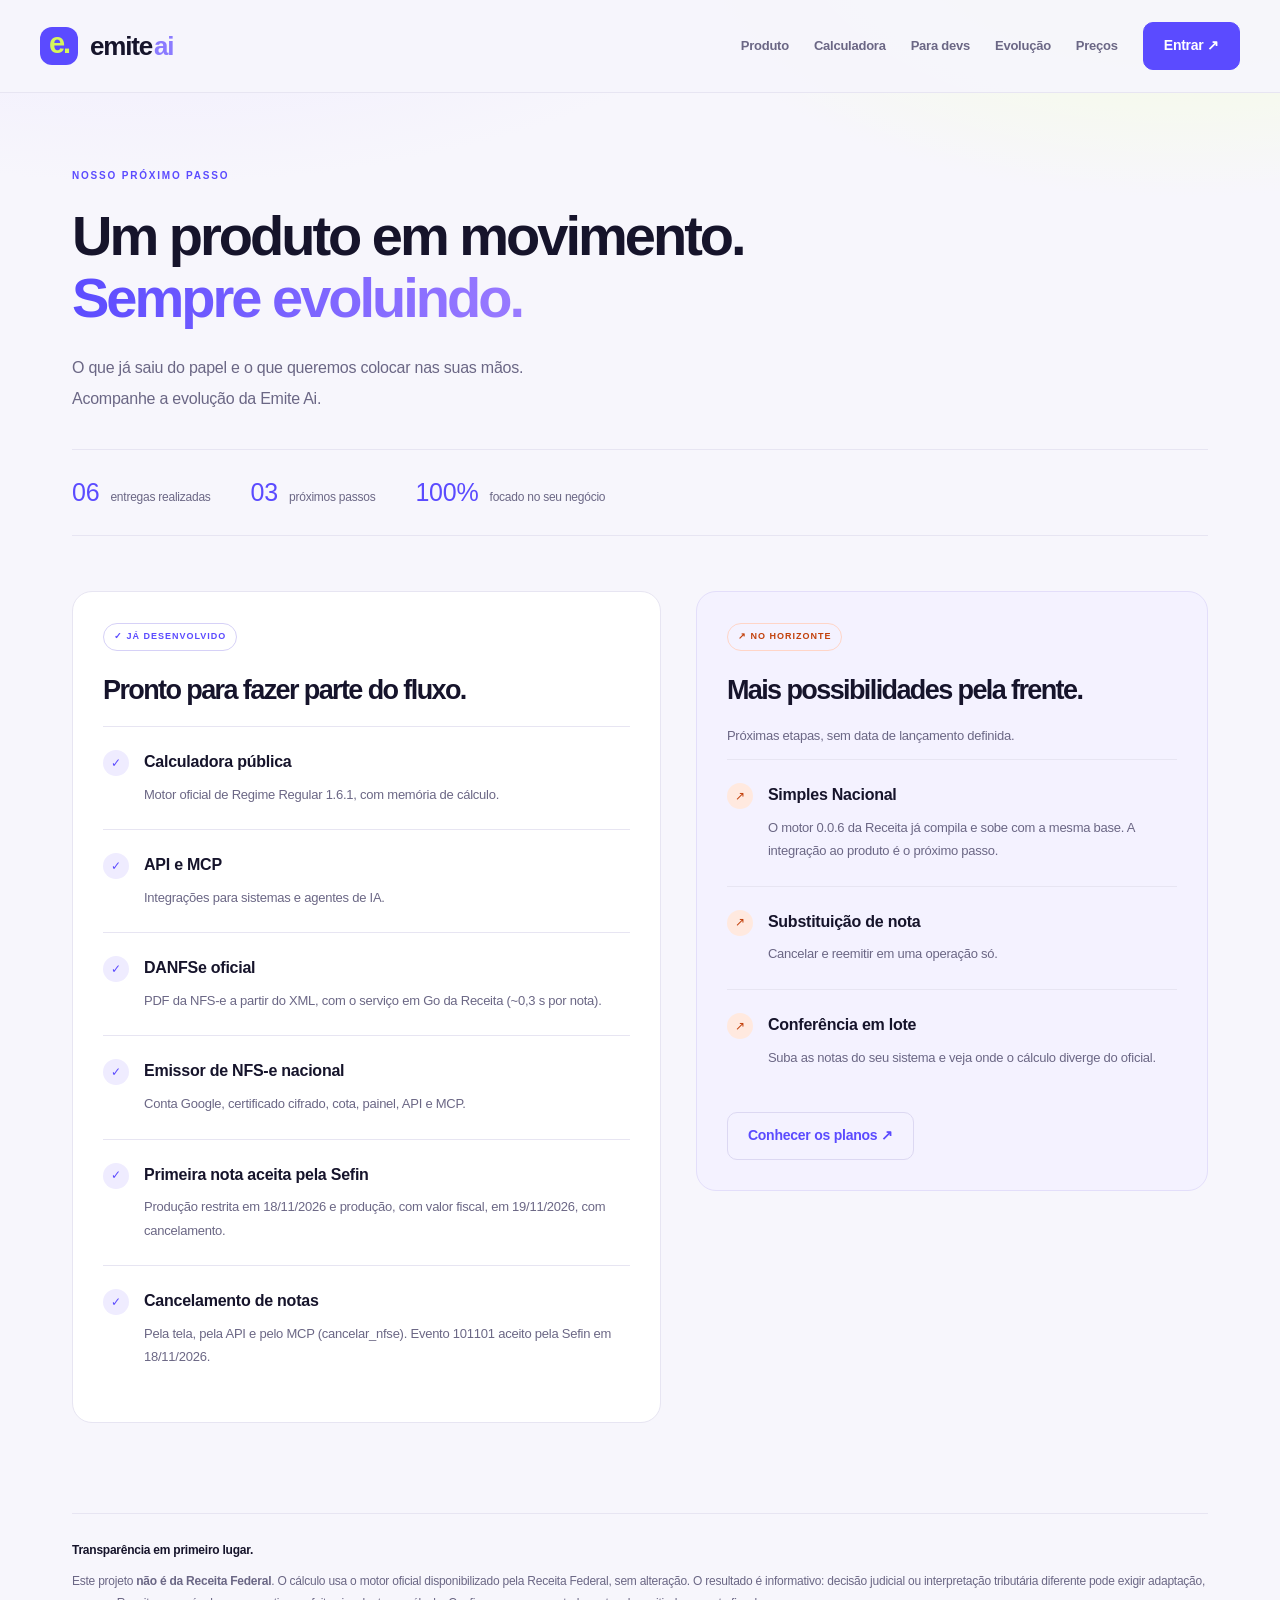
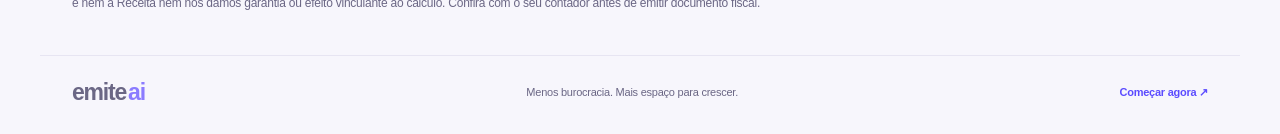
<file: web/roadmap.html>
<!doctype html>
<html lang="pt-BR">
  <head>
    <meta charset="utf-8" />
    <meta name="viewport" content="width=device-width, initial-scale=1" />
    <meta name="theme-color" content="#5b4bff" />
    <title>Evolução do produto · Emite Ai</title>
    <meta
      name="description"
      content="NFS-e nacional, calculadora de CBS e IBS, API e MCP. Acompanhe a evolução da Emite Ai."
    />
    <link rel="stylesheet" href="estilo.css" />
    <link rel="icon" href="icone.svg" type="image/svg+xml" />
  </head>
  <body>
    <a class="pular" href="#conteudo">Pular para o conteúdo</a>
    <header class="barra">
      <div class="caixa nav">
        <a class="marca" href="/" aria-label="Emite Ai, início"
          ><span class="marca-icone" aria-hidden="true">e.</span>emite<span
            class="marca-ai"
            >ai</span
          ></a
        >
        <nav class="nav-links" aria-label="Principal">
          <a href="/index.html#recursos">Produto</a
          ><a href="/calculadora.html">Calculadora</a
          ><a href="/index.html#mcp">Para devs</a
          ><a href="/roadmap.html">Evolução</a
          ><a href="/index.html#precos">Preços</a
          ><a class="botao" href="/entrar/google"
            >Entrar <span aria-hidden="true">↗</span></a
          >
        </nav>
      </div>
    </header>
    <main id="conteudo">
      <section class="caixa roadmap-hero">
        <p class="eyebrow">NOSSO PRÓXIMO PASSO</p>
        <h1>Um produto em movimento.<br /><em>Sempre evoluindo.</em></h1>
        <p>
          O que já saiu do papel e o que queremos colocar nas suas mãos.<br />Acompanhe
          a evolução da Emite Ai.
        </p>
        <div class="roadmap-count">
          <span><strong>06</strong> entregas realizadas</span
          ><span><strong>03</strong> próximos passos</span
          ><span><strong>100%</strong> focado no seu negócio</span>
        </div>
      </section>
      <section class="caixa roadmap-grid section">
        <div class="roadmap-column">
          <div class="roadmap-title">
            <span class="pill">✓ JÁ DESENVOLVIDO</span>
            <h2>Pronto para fazer parte do fluxo.</h2>
          </div>
          <article class="roadmap-item">
            <span class="roadmap-check" aria-hidden="true">✓</span>
            <div>
              <h3>Calculadora pública</h3>
              <p>
                Motor oficial de Regime Regular 1.6.1, com memória de cálculo.
              </p>
            </div>
          </article>
          <article class="roadmap-item">
            <span class="roadmap-check" aria-hidden="true">✓</span>
            <div>
              <h3>API e MCP</h3>
              <p>Integrações para sistemas e agentes de IA.</p>
            </div>
          </article>
          <article class="roadmap-item">
            <span class="roadmap-check" aria-hidden="true">✓</span>
            <div>
              <h3>DANFSe oficial</h3>
              <p>
                PDF da NFS-e a partir do XML, com o serviço em Go da Receita
                (~0,3 s por nota).
              </p>
            </div>
          </article>
          <article class="roadmap-item">
            <span class="roadmap-check" aria-hidden="true">✓</span>
            <div>
              <h3>Emissor de NFS-e nacional</h3>
              <p>Conta Google, certificado cifrado, cota, painel, API e MCP.</p>
            </div>
          </article>
          <article class="roadmap-item">
            <span class="roadmap-check" aria-hidden="true">✓</span>
            <div>
              <h3>Primeira nota aceita pela Sefin</h3>
              <p>
                Produção restrita em 18/11/2026 e produção, com valor fiscal, em
                19/11/2026, com cancelamento.
              </p>
            </div>
          </article>
          <article class="roadmap-item">
            <span class="roadmap-check" aria-hidden="true">✓</span>
            <div>
              <h3>Cancelamento de notas</h3>
              <p>
                Pela tela, pela API e pelo MCP (cancelar_nfse). Evento 101101
                aceito pela Sefin em 18/11/2026.
              </p>
            </div>
          </article>
        </div>
        <div class="roadmap-column planned">
          <div class="roadmap-title">
            <span class="pill">↗ NO HORIZONTE</span>
            <h2>Mais possibilidades pela frente.</h2>
            <p>Próximas etapas, sem data de lançamento definida.</p>
          </div>
          <article class="roadmap-item">
            <span class="roadmap-check" aria-hidden="true">↗</span>
            <div>
              <h3>Simples Nacional</h3>
              <p>
                O motor 0.0.6 da Receita já compila e sobe com a mesma base. A
                integração ao produto é o próximo passo.
              </p>
            </div>
          </article>
          <article class="roadmap-item">
            <span class="roadmap-check" aria-hidden="true">↗</span>
            <div>
              <h3>Substituição de nota</h3>
              <p>Cancelar e reemitir em uma operação só.</p>
            </div>
          </article>
          <article class="roadmap-item">
            <span class="roadmap-check" aria-hidden="true">↗</span>
            <div>
              <h3>Conferência em lote</h3>
              <p>
                Suba as notas do seu sistema e veja onde o cálculo diverge do
                oficial.
              </p>
            </div>
          </article>
          <a class="botao secundario" href="/index.html#precos"
            >Conhecer os planos ↗</a
          >
        </div>
      </section>
      <section class="caixa">
        <aside class="aviso legal">
          <strong>Transparência em primeiro lugar.</strong>
          <p>
            Este projeto <strong>não é da Receita Federal</strong>. O cálculo usa
            o motor oficial disponibilizado pela Receita Federal, sem alteração.
            O resultado é informativo: decisão judicial ou interpretação
            tributária diferente pode exigir adaptação, e nem a Receita nem nós
            damos garantia ou efeito vinculante ao cálculo. Confira com o seu
            contador antes de emitir documento fiscal.
          </p>
        </aside>
      </section>
    </main>
    <footer class="rodape caixa">
      <a class="marca" href="/">emite<span class="marca-ai">ai</span></a
      ><span>Menos burocracia. Mais espaço para crescer.</span
      ><a href="/entrar/google">Começar agora ↗</a>
    </footer>
  </body>
</html>
</file>
<file: web/estilo.css>
:root {
  --fundo: #f7f6fc;
  --cartao: #ffffff;
  --texto: #16142b;
  --suave: #6b6785;
  --borda: #e7e5f2;
  --marca: #5b4bff;
  --marca-texto: #ffffff;
  --marca-claro: #eeecff;
  --erro: #a4262c;
  --erro-fundo: #fbeceb;
  --aviso: #8a5a00;
  --aviso-fundo: #fdf3dc;
  --raio: 12px;
  color-scheme: light;
}
* {
  box-sizing: border-box;
}
body {
  margin: 0;
  background: var(--fundo);
  color: var(--texto);
  font:
    16px/1.55 system-ui,
    -apple-system,
    "Segoe UI",
    Roboto,
    sans-serif;
}
.caixa {
  max-width: 980px;
  margin: 0 auto;
  padding: 0 16px;
}
.topo {
  background: var(--marca);
  color: var(--marca-texto);
  padding: 40px 0 32px;
  margin-bottom: 24px;
}
.topo h1 {
  margin: 4px 0 8px;
  font-size: clamp(1.8rem, 4.5vw, 2.6rem);
  line-height: 1.15;
}
.selo {
  margin: 0;
  font-size: 0.85rem;
  letter-spacing: 0.04em;
  text-transform: uppercase;
  opacity: 0.85;
}
.sub {
  max-width: 680px;
  margin: 0;
  font-size: 1.05rem;
}
.versao {
  margin: 12px 0 0;
  font-size: 0.85rem;
  opacity: 0.85;
}
.cartao {
  background: var(--cartao);
  border: 1px solid var(--borda);
  border-radius: var(--raio);
  padding: 20px;
  margin-bottom: 20px;
}
h2 {
  margin: 0 0 12px;
  font-size: 1.2rem;
}
h3 {
  margin: 0 0 10px;
  font-size: 1.05rem;
  display: flex;
  flex-wrap: wrap;
  gap: 8px;
  align-items: center;
}
label {
  display: flex;
  flex-direction: column;
  gap: 4px;
  font-size: 0.9rem;
  color: var(--suave);
  min-width: 0;
}
input,
select {
  font: inherit;
  color: var(--texto);
  background: var(--cartao);
  border: 1px solid var(--borda);
  border-radius: 8px;
  padding: 9px 10px;
  width: 100%;
  min-width: 0;
}
input:focus,
select:focus,
button:focus-visible {
  outline: 2px solid var(--marca);
  outline-offset: 1px;
}
.grade3 {
  display: grid;
  grid-template-columns: repeat(3, 1fr);
  gap: 12px;
}
.grade4 {
  display: grid;
  grid-template-columns: 1fr 2fr 1.3fr;
  gap: 12px;
}
.largo {
  grid-column: span 2;
}
.linha {
  display: flex;
  gap: 6px;
}
.linha select {
  width: 84px;
  flex: none;
}
.item {
  border: 1px dashed var(--borda);
  border-radius: 10px;
  padding: 14px;
  margin: 0 0 14px;
}
.item legend {
  padding: 0 6px;
  font-weight: 600;
}
.info-class,
.dica {
  color: var(--suave);
  font-size: 0.85rem;
  margin: 10px 0 0;
}
button {
  font: inherit;
  cursor: pointer;
  border-radius: 8px;
  padding: 10px 18px;
  border: 1px solid var(--marca);
  background: var(--marca);
  color: var(--marca-texto);
  font-weight: 600;
}
button.secundario {
  background: transparent;
  color: var(--marca);
}
button:disabled {
  opacity: 0.6;
  cursor: progress;
}
.remover {
  margin-top: 10px;
  padding: 6px 12px;
  font-size: 0.85rem;
}
.acoes {
  display: flex;
  flex-wrap: wrap;
  gap: 12px;
  margin-bottom: 24px;
}
.totais {
  display: grid;
  grid-template-columns: repeat(4, 1fr);
  gap: 12px;
  margin-bottom: 18px;
}
.totais div {
  background: var(--marca-claro);
  border-radius: 10px;
  padding: 12px;
  display: flex;
  flex-direction: column;
}
.totais span {
  font-size: 0.8rem;
  color: var(--suave);
}
.totais strong {
  font-size: 1.25rem;
  font-variant-numeric: tabular-nums;
}
.totais .destaque {
  background: var(--marca);
  color: var(--marca-texto);
}
.totais .destaque span {
  color: inherit;
  opacity: 0.85;
}
.res-item {
  border-top: 1px solid var(--borda);
  padding-top: 14px;
  margin-top: 14px;
}
table {
  width: 100%;
  border-collapse: collapse;
  font-variant-numeric: tabular-nums;
}
th,
td {
  text-align: left;
  padding: 7px 8px;
  border-bottom: 1px solid var(--borda);
  font-size: 0.92rem;
}
.num {
  text-align: right;
}
.estado {
  font-size: 0.75rem;
  font-weight: 600;
  padding: 2px 8px;
  border-radius: 99px;
  background: var(--marca-claro);
  color: var(--marca);
}
.e-CALCULO_SIMULADO {
  background: var(--aviso-fundo);
  color: var(--aviso);
}
.e-INCONSISTENCIA_ENTRADA,
.e-FALHA_TECNICA,
.e-NAO_IMPLEMENTADO {
  background: var(--erro-fundo);
  color: var(--erro);
}
.erro {
  background: var(--erro-fundo);
  color: var(--erro);
  padding: 10px 12px;
  border-radius: 8px;
  font-size: 0.9rem;
}
details {
  margin-top: 10px;
  font-size: 0.9rem;
}
summary {
  cursor: pointer;
  color: var(--marca);
}
pre {
  background: var(--fundo);
  border: 1px solid var(--borda);
  border-radius: 8px;
  padding: 12px;
  overflow-x: auto;
  font-size: 0.8rem;
}
code {
  font-size: 0.9em;
}
a {
  color: var(--marca);
}
.lista {
  padding-left: 20px;
  margin: 0;
}
.lista li {
  margin-bottom: 8px;
}
.aviso {
  color: var(--suave);
  font-size: 0.85rem;
  margin: 0 0 40px;
}
@media (max-width: 720px) {
  .grade3,
  .grade4,
  .totais {
    grid-template-columns: 1fr;
  }
  .largo {
    grid-column: auto;
  }
  .topo {
    padding: 28px 0 24px;
  }
}

/* ---- página oficial e painel ---- */
.heroi {
  padding: 20px 0 48px;
}
.nav {
  display: flex;
  justify-content: space-between;
  align-items: center;
  gap: 12px;
  flex-wrap: wrap;
  padding: 8px 0 28px;
}
.heroi .nav {
  padding-top: 0;
}
.marca {
  font-weight: 800;
  font-size: 1.15rem;
  color: inherit;
  text-decoration: none;
}
.nav-links {
  display: flex;
  gap: 16px;
  align-items: center;
  flex-wrap: wrap;
  font-size: 0.95rem;
}
.heroi a {
  color: var(--marca-texto);
}
.heroi h1 {
  max-width: 760px;
}
.botao,
a.botao {
  display: inline-block;
  text-decoration: none;
  border-radius: 8px;
  padding: 10px 18px;
  font-weight: 600;
  background: var(--marca);
  color: var(--marca-texto);
  border: 1px solid var(--marca);
}
a.botao.secundario {
  background: transparent;
  color: var(--marca);
}
.botao-claro {
  display: inline-block;
  background: var(--marca-texto);
  color: var(--marca) !important;
  border-radius: 8px;
  padding: 8px 14px;
  font-weight: 700;
  text-decoration: none;
}
.botao-claro.grande {
  padding: 12px 22px;
  font-size: 1.05rem;
}
.link-claro {
  color: var(--marca-texto);
  opacity: 0.9;
}
.heroi .acoes {
  align-items: center;
  margin-top: 22px;
}
.tres {
  display: grid;
  grid-template-columns: repeat(3, 1fr);
  gap: 16px;
  margin-bottom: 8px;
}
.duas {
  display: grid;
  grid-template-columns: minmax(0, 1fr) minmax(0, 1fr);
  gap: 16px;
}
.duas > div,
.tres > *,
.planos > * {
  min-width: 0;
}
.passo {
  display: inline-grid;
  place-items: center;
  width: 30px;
  height: 30px;
  border-radius: 50%;
  background: var(--marca);
  color: var(--marca-texto);
  font-weight: 700;
}
.titulo-secao {
  text-align: center;
  font-size: 1.6rem;
  margin: 28px 0 4px;
}
.centro {
  text-align: center;
  margin-bottom: 18px;
}
.planos {
  display: grid;
  grid-template-columns: repeat(auto-fit, minmax(240px, 1fr));
  gap: 16px;
  margin-bottom: 24px;
}
.plano {
  background: var(--cartao);
  border: 1px solid var(--borda);
  border-radius: var(--raio);
  padding: 22px;
  display: flex;
  flex-direction: column;
  gap: 10px;
}
.plano ul {
  padding-left: 18px;
  margin: 0;
  flex: 1;
}
.plano li {
  margin-bottom: 6px;
}
.destaque-plano {
  border: 2px solid var(--marca);
}
.preco {
  font-size: 1.9rem;
  font-weight: 800;
  margin: 0;
  white-space: nowrap;
}
.preco-texto {
  font-size: 1.5rem;
  white-space: normal;
}
.preco span {
  font-size: 1rem;
  font-weight: 500;
  color: var(--suave);
}
.barra {
  border-bottom: 1px solid var(--borda);
  background: var(--cartao);
  margin-bottom: 20px;
}
.barra .nav {
  padding: 14px 0;
}
.faixa {
  background: var(--marca-claro);
  border-radius: 10px;
  padding: 12px 14px;
  font-weight: 600;
}
.faixa-teste {
  background: var(--aviso-fundo);
  color: var(--aviso);
}
.ambiente-escolha {
  border: 1px solid var(--borda);
  border-radius: var(--raio);
  padding: 10px 14px;
  display: grid;
  gap: 6px;
  margin: 0;
}
.ambiente-escolha .opcao {
  display: flex;
  flex-direction: row;
  gap: 10px;
  align-items: center;
  font-weight: 400;
  cursor: pointer;
}
.ambiente-escolha .opcao input {
  width: auto;
  flex: none;
  margin: 0;
  padding: 0;
  min-height: 0;
  accent-color: var(--marca);
}
.ambiente-escolha .opcao span {
  display: inline;
}
.botao-fiscal {
  background: var(--erro);
  border-color: var(--erro);
}
.etiqueta {
  display: inline-block;
  font-size: 0.75rem;
  padding: 1px 6px;
  border-radius: 4px;
  background: var(--aviso-fundo);
  color: var(--aviso);
}
.empresa {
  border-top: 1px solid var(--borda);
  padding: 14px 0;
}
.empresa h3 {
  margin-bottom: 4px;
}
.largo3 {
  grid-column: 1 / -1;
}
.mini {
  padding: 3px 10px;
  font-size: 0.8rem;
}
.erro-curto {
  color: var(--erro);
  font-size: 0.85rem;
}
.acoes label {
  min-width: 180px;
}
@media (max-width: 720px) {
  .tres,
  .duas,
  .planos {
    grid-template-columns: 1fr;
  }
}

/* Emite Ai — identidade compartilhada entre produto e páginas públicas. */
:root {
  --fundo: #f7f6fc;
  --cartao: #fff;
  --texto: #16142b;
  --suave: #6b6785;
  --borda: #e7e5f2;
  --marca: #5b4bff;
  --marca-texto: #fff;
  --marca-claro: #eeecff;
  --marca-escuro: #4334d6;
  --acento: #d6f65a;
  --acento-texto: #1d2a00;
  --lilas: #8b7bff;
  --lilas-claro: #efecff;
  --coral: #ff7a59;
  --coral-claro: #fff3ee;
  --escuro: #17142e;
  --escuro-2: #100e22;
  --raio: 20px;
}
html {
  scroll-behavior: smooth;
  scroll-padding-top: 100px;
}
body {
  font-family: "Avenir Next", Avenir, "Segoe UI", sans-serif;
  letter-spacing: -0.015em;
  background:
    radial-gradient(1100px 520px at 12% -8%, #ece7ff 0%, rgba(236, 231, 255, 0) 62%),
    radial-gradient(900px 460px at 92% -4%, #f4ffd8 0%, rgba(244, 255, 216, 0) 58%),
    var(--fundo);
}
a,
button,
input,
select {
  transition:
    background 0.2s,
    border-color 0.2s,
    box-shadow 0.2s,
    transform 0.2s;
}
a {
  text-underline-offset: 4px;
}
a:focus-visible,
summary:focus-visible {
  outline: 3px solid #8b7bff;
  outline-offset: 5px;
}
button:hover:not(:disabled),
a.botao:hover {
  transform: translateY(-2px);
  box-shadow: 0 8px 22px #5b4bff24;
}
button:active,
a.botao:active {
  transform: translateY(0);
}
[hidden] {
  display: none !important;
}
.caixa {
  max-width: 1200px;
  padding: 0 32px;
}
.barra {
  margin: 0;
  background: #f7f6fced;
  border-bottom: 1px solid #e7e5f2;
  position: relative;
  z-index: 3;
}
.barra .nav {
  padding: 22px 0;
}
.nav-links {
  gap: 25px;
  font-size: 13px;
  font-weight: 600;
}
.nav-links a:not(.botao) {
  text-decoration: none;
  color: var(--suave);
}
.nav-links a:hover {
  color: var(--marca);
}
.marca {
  display: inline-flex;
  gap: 7px;
  align-items: center;
  font-size: 26px;
  letter-spacing: -1.2px;
  line-height: 1;
}
.marca-ai {
  color: var(--lilas);
  margin-left: -5px;
}
.marca-icone {
  display: inline-grid;
  place-items: center;
  flex: none;
  width: 38px;
  height: 38px;
  margin-right: 5px;
  border-radius: 12px;
  background: var(--marca);
  color: var(--acento);
  font-size: 29px;
  font-weight: 800;
  letter-spacing: -2px;
  padding-bottom: 4px;
}
.botao,
a.botao,
button {
  border-radius: 10px;
  font-size: 14px;
  padding: 12px 20px;
}
.botao.grande {
  padding: 15px 23px;
}
.botao.secundario,
button.secundario {
  border-color: #dcd8f2;
  background: transparent;
}
.pular {
  position: absolute;
  top: -100px;
  left: 20px;
  z-index: 10;
  background: white;
  padding: 12px;
}
.pular:focus {
  top: 8px;
}
.hero {
  display: grid;
  grid-template-columns: 1.1fr 1fr;
  gap: 35px;
  align-items: center;
  min-height: 630px;
  padding-top: 65px;
  padding-bottom: 75px;
}
.eyebrow {
  font-size: 10px;
  font-weight: 750;
  letter-spacing: 1.8px;
  color: var(--marca);
  margin: 0 0 22px;
  display: flex;
  gap: 9px;
  align-items: center;
}
.live-dot {
  display: inline-block;
  width: 7px;
  height: 7px;
  background: var(--marca);
  border-radius: 50%;
  box-shadow: 0 0 0 4px #5b4bff14;
  flex: none;
}
.hero h1,
.roadmap-hero h1 {
  font-size: clamp(42px, 4.9vw, 66px);
  font-weight: 600;
  line-height: 1.1;
  letter-spacing: -3px;
  margin: 0 0 25px;
}
.hero h1 em,
.roadmap-hero em {
  font-style: normal;
  background: linear-gradient(100deg, #5b4bff 0%, #9a7bff 100%);
  -webkit-background-clip: text;
  background-clip: text;
  -webkit-text-fill-color: transparent;
  color: var(--marca);
}
.hero-sub {
  max-width: 485px;
  color: var(--suave);
  font-size: 17px;
  line-height: 1.8;
  margin: 0 0 28px;
}
.hero-note {
  font-size: 11px;
  color: var(--suave);
}
.hero-note span {
  padding: 0 8px;
}
.hero .acoes {
  gap: 10px;
  margin: 0 0 18px;
}
.hero-art {
  position: relative;
  min-height: 450px;
  display: grid;
  place-items: center;
  isolation: isolate;
}
.hero-art:before {
  content: "";
  position: absolute;
  inset: 8% -3%;
  z-index: -2;
  background: radial-gradient(
    ellipse,
    #e9e4ff 0%,
    #f2efff 45%,
    transparent 70%
  );
}
.orbit {
  border: 1px solid #ded8f7;
  border-radius: 50%;
  position: absolute;
  width: 440px;
  height: 440px;
  z-index: -1;
}
.orbit-two {
  width: 340px;
  height: 340px;
  border-style: dashed;
  animation: orbit 70s linear infinite;
}
.nota-preview {
  background: #fff;
  width: 335px;
  border: 1px solid #e7e4f4;
  border-radius: 18px;
  box-shadow: 0 24px 60px #3b2d8f18;
  transform: rotate(-3deg);
  padding: 24px;
  animation: float 7s ease-in-out infinite;
}
.preview-head {
  display: flex;
  align-items: center;
  gap: 8px;
  font-size: 9px;
  letter-spacing: 1px;
  font-weight: 700;
  border-bottom: 1px dashed var(--borda);
  padding-bottom: 18px;
}
.preview-head small {
  font-size: 9px;
  color: var(--suave);
  font-weight: 400;
  letter-spacing: 0;
}
.preview-dots {
  margin-left: auto;
  color: #8f8aa8;
}
.receipt-value {
  padding: 23px 0 15px;
}
.receipt-value > span {
  font-size: 11px;
  color: var(--suave);
}
.receipt-value strong {
  display: block;
  font-size: 38px;
  font-weight: 600;
  letter-spacing: -1px;
}
.receipt-value strong span {
  font-size: 25px;
  color: #8f8aa8;
}
.receipt-value p {
  font-size: 11px;
  color: var(--suave);
  margin: 0;
}
.receipt-line {
  display: flex;
  justify-content: space-between;
  padding: 10px 0;
  font-size: 10px;
  border-top: 1px solid #f0eef8;
}
.receipt-line > span {
  color: var(--suave);
}
.receipt-success {
  background: #f3ffd9;
  margin-top: 14px;
  display: flex;
  align-items: center;
  gap: 10px;
  padding: 13px 9px;
  border-radius: 9px;
  font-size: 10px;
  font-weight: 700;
}
.receipt-success > span {
  border-radius: 50%;
  padding: 4px 8px;
  background: var(--acento);
  color: var(--acento-texto);
}
.receipt-success small {
  display: block;
  font-size: 8px;
  font-weight: 400;
  margin-top: 3px;
  color: var(--suave);
}
.floating-tag {
  position: absolute;
  border: 1px solid #e7e4f4;
  border-radius: 12px;
  padding: 13px 17px;
  background: #fff;
  box-shadow: 0 8px 22px #2a1f6b0a;
  font-size: 11px;
  z-index: 1;
  animation: tag-float 6s ease-in-out infinite;
}
.tag-top {
  right: 0;
  top: 15px;
  background: #efecff;
  color: var(--marca);
  transform: rotate(5deg);
}
.tag-bottom {
  bottom: 3px;
  left: 0;
  display: flex;
  gap: 10px;
  align-items: center;
  animation-delay: -3s;
}
.tag-bottom small {
  display: block;
  color: var(--suave);
  font-size: 10px;
  margin-top: 3px;
}
.tiny-icon {
  padding: 8px 12px;
  background: #efecff;
  color: var(--marca);
  border-radius: 10px;
  font-size: 20px;
}
.trust-strip {
  border-block: 1px solid var(--borda);
  background: #f1effb;
  padding: 24px 0;
}
.trust-strip .caixa {
  display: flex;
  align-items: center;
  justify-content: space-between;
  gap: 20px;
  flex-wrap: wrap;
  font-size: 12px;
}
.trust-strip span {
  color: #8a85a6;
}
.trust-strip span:first-child {
  font-size: 9px;
  letter-spacing: 1.4px;
  color: var(--marca);
  font-weight: 700;
}
.trust-strip strong {
  font-weight: 600;
}
.section {
  padding-top: 90px;
  padding-bottom: 90px;
}
.section h2,
.developer-panel h2,
.closing h2 {
  font-size: clamp(29px, 3.4vw, 43px);
  line-height: 1.15;
  letter-spacing: -1.6px;
  font-weight: 550;
  margin: 0 0 20px;
}
.section-heading {
  display: flex;
  justify-content: space-between;
  align-items: end;
  gap: 50px;
  margin-bottom: 35px;
}
.section-heading > p {
  max-width: 355px;
  font-size: 14px;
  color: var(--suave);
  margin-bottom: 25px;
  line-height: 1.8;
}
.recursos {
  display: grid;
  grid-template-columns: repeat(4, minmax(0, 1fr));
  gap: 16px;
}
.recurso {
  border: 1px solid var(--borda);
  background: #fff;
  border-radius: 16px;
  padding: 23px;
  transition:
    transform 0.25s,
    box-shadow 0.25s;
}
.recurso:hover {
  transform: translateY(-5px);
  box-shadow: 0 15px 28px #5b4bff0b;
}
.recurso-top {
  display: flex;
  flex-direction: column;
  gap: 18px;
  font-size: 9px;
  color: var(--suave);
  letter-spacing: 0.5px;
  margin-bottom: 15px;
}
.feature-icon {
  width: 40px;
  height: 40px;
  display: grid;
  place-items: center;
  border-radius: 12px;
  background: #eeecff;
  color: var(--marca);
  font-size: 21px;
}
.recurso:nth-child(3n) .feature-icon {
  background: #f1fbd8;
}
.recurso h3 {
  font-size: 17px;
  line-height: 1.4;
  letter-spacing: -0.5px;
  min-height: 48px;
}
.recurso p {
  font-size: 12px;
  line-height: 1.85;
  color: var(--suave);
  margin-bottom: 0;
}
.recurso-cta {
  background: linear-gradient(145deg, #5b4bff 0%, #7a68ff 100%);
  border-color: transparent;
  display: flex;
  flex-direction: column;
  color: #fff;
}
.recurso-cta h3,
.recurso-cta p {
  color: #fff;
}
.recurso-cta h3 {
  font-size: 27px;
  line-height: 1.15;
}
.recurso-cta .eyebrow {
  font-size: 8px;
  color: var(--acento);
}
.recurso-cta a {
  margin-top: auto;
  padding-top: 20px;
  text-decoration: none;
  font-size: 12px;
  font-weight: 700;
  color: var(--acento);
}
.steps-section {
  background: #f2f0fc;
}
.steps {
  gap: 50px;
  margin-top: 42px;
}
.steps p {
  font-size: 14px;
  color: var(--suave);
  max-width: 285px;
}
.step-number {
  font-size: 38px;
  font-weight: 500;
  color: #a79fe0;
  display: block;
  border-bottom: 1px solid #ddd8f5;
  padding-bottom: 15px;
  margin-bottom: 24px;
}
.steps h3 {
  font-size: 18px;
}
.rule-card {
  border-radius: 18px;
  padding: 30px;
  background: #efecff;
  border: 1px solid #ddd8f5;
}
.rule-card.lilac {
  background: #fff3ee;
  border-color: #ffd9ca;
}
.pill {
  display: inline-block;
  border: 1px solid #d6d1f7;
  padding: 6px 10px;
  border-radius: 30px;
  font-size: 9px;
  letter-spacing: 1px;
  font-weight: 700;
  color: var(--marca);
  margin-bottom: 24px;
}
.lilac .pill,
.planned .pill {
  border-color: #ffd5c7;
  color: #c2410c;
}
.rule-card h3 {
  font-size: 22px;
  font-weight: 600;
}
.rule-card p {
  font-size: 14px;
  color: var(--suave);
  line-height: 1.85;
}
.developer-panel {
  display: grid;
  grid-template-columns: 1fr 1fr;
  gap: 55px;
  padding: 50px;
  background: var(--escuro);
  color: #f6f5ff;
  border-radius: 24px;
}
.developer-panel .eyebrow {
  color: var(--acento);
}
.developer-panel p:not(.eyebrow) {
  font-size: 13px;
  line-height: 1.9;
  color: #c9c5e6;
}
.developer-panel .botao {
  background: var(--acento);
  color: var(--acento-texto);
  border-color: var(--acento);
  margin-top: 12px;
}
.developer-panel .api-resolve-title {
  margin-top: 0;
  font-size: 18px;
  font-weight: 600;
  color: #f6f5ff;
}
.developer-panel .api-resolve-list {
  line-height: 2;
  color: #c9c5e6;
  font-size: 13px;
  padding-left: 20px;
}
.developer-panel .api-doc-link {
  margin-top: 12px;
  display: inline-block;
}
.plano-note {
  margin-top: 16px;
  font-size: 13px;
  color: var(--suave);
}
.code-window {
  background: var(--escuro-2);
  border: 1px solid #35305a;
  border-radius: 13px;
  min-width: 0;
  align-self: center;
}
.code-title {
  display: flex;
  gap: 25px;
  border-bottom: 1px solid #2a2547;
  padding: 15px;
  color: #a9a3c9;
  font-size: 10px;
}
.code-title span {
  color: #6f6899;
  letter-spacing: 3px;
}
.code-window pre {
  background: transparent;
  color: #e6e3ff;
  border: 0;
  padding: 23px;
  margin: 0;
  font-size: 13px;
  line-height: 2;
}
.code-comment {
  color: #8b85ab;
}
.code-footer {
  padding: 14px 23px;
  border-top: 1px solid #2a2547;
  font-size: 10px;
  color: #c9c5e6;
  display: flex;
  gap: 10px;
  align-items: center;
}
.centro.eyebrow {
  justify-content: center;
}
.section .titulo-secao {
  margin: 0;
  text-align: center;
}
.muted {
  color: var(--suave);
  font-size: 14px;
}
.planos {
  margin-top: 35px;
  gap: 14px;
  grid-template-columns: repeat(auto-fit, minmax(210px, 1fr));
}
.plano {
  padding: 25px;
  gap: 20px;
  border-radius: 16px;
}
.plano h3 {
  font-size: 17px;
}
.plano ul {
  font-size: 12px;
  color: var(--suave);
  line-height: 1.9;
}
.plano .botao {
  text-align: center;
}
.destaque-plano {
  background: #f4f2ff;
  border-color: var(--marca);
  box-shadow: 0 8px 24px #5b4bff0b;
}
.preco {
  font-size: 32px;
  font-weight: 600;
  letter-spacing: -1px;
}
.preco span {
  font-size: 12px;
  letter-spacing: 0;
}
.preco-texto {
  font-size: 25px;
}
.faq {
  border-top: 1px solid var(--borda);
  display: grid;
  grid-template-columns: 1fr 1.4fr;
  gap: 50px;
  padding-top: 65px;
}
.faq details {
  border-bottom: 1px solid var(--borda);
  margin: 0;
  padding: 20px 0;
}
.faq summary {
  font-size: 15px;
  font-weight: 600;
}
.faq details p {
  color: var(--suave);
  font-size: 14px;
  line-height: 1.8;
}
.closing {
  text-align: center;
  background: linear-gradient(135deg, #efecff 0%, #f8f6ff 100%);
  border: 1px solid #ddd8f5;
  border-radius: 24px;
  padding: 50px 24px;
  margin-bottom: 50px;
}
.closing .eyebrow {
  justify-content: center;
}
.closing .botao {
  margin-top: 10px;
}
.legal {
  border-top: 1px solid var(--borda);
  padding: 25px 0 0;
  font-size: 12px;
  line-height: 1.9;
}
.legal > strong {
  color: var(--texto);
}
.legal p {
  margin: 8px 0 0;
}
.rodape {
  border-top: 1px solid var(--borda);
  padding-top: 25px;
  padding-bottom: 30px;
  display: flex;
  justify-content: space-between;
  align-items: center;
  gap: 20px;
  font-size: 11px;
  color: var(--suave);
}
.rodape .marca {
  font-size: 23px;
}
.rodape a:last-child {
  color: var(--marca);
  font-weight: 600;
  text-decoration: none;
}
.topo {
  background: linear-gradient(135deg, #efecff 0%, #f7f6fc 100%);
  color: var(--texto);
  padding: 45px 0;
  margin-bottom: 35px;
}
.topo h1 {
  font-weight: 550;
  letter-spacing: -1.6px;
  font-size: 40px;
  margin: 12px 0 18px;
}
.topo .sub {
  color: var(--suave);
  max-width: 780px;
  font-size: 15px;
  line-height: 1.8;
}
.topo .selo {
  color: var(--marca);
  font-size: 10px;
  letter-spacing: 1.5px;
}
.versao {
  display: inline-block;
  padding: 6px 12px;
  background: #fff9;
  border-radius: 20px;
  font-size: 11px;
}
.app-page main {
  max-width: 1060px;
  padding-bottom: 40px;
}
.app-page .cartao {
  padding: 30px;
  margin-bottom: 24px;
  box-shadow: 0 4px 18px #5b4bff06;
}
.app-page .cartao h2 {
  font-weight: 600;
  font-size: 20px;
  margin-bottom: 22px;
}
.app-heading {
  padding: 40px 0 25px;
}
.app-heading h1 {
  font-size: 38px;
  font-weight: 550;
  letter-spacing: -1.5px;
  margin: 0 0 8px;
}
.app-heading .eyebrow {
  margin-bottom: 12px;
}
.app-heading > p:last-child {
  color: var(--suave);
  font-size: 14px;
}
.app-page label {
  font-size: 12px;
  gap: 7px;
}
.app-page input,
.app-page select {
  padding: 12px;
  background: #fbfaff;
  border-radius: 9px;
  font-size: 14px;
  min-height: 45px;
}
.app-page input:focus,
.app-page select:focus {
  background: #fff;
  box-shadow: 0 0 0 4px #5b4bff0c;
}
.grade3,
.grade4 {
  gap: 20px;
}
.app-page .acoes {
  margin-top: 20px;
  align-items: end;
}
.app-page .acoes > input {
  flex: 1;
  min-width: 180px;
}
.app-page .item {
  border-style: solid;
  background: #fbfaff;
  padding: 22px;
}
.app-page .item legend {
  font-size: 12px;
  color: var(--marca);
}
.app-page .ambiente-escolha {
  padding: 20px;
  background: #f7f6fc;
}
.app-page .ambiente-escolha .opcao input {
  min-height: 0;
}
.app-page details[open] > summary {
  margin-bottom: 18px;
}
.app-page .totais div {
  padding: 18px;
}
.app-page #notas {
  overflow-x: auto;
}
.roadmap-hero {
  padding-top: 75px;
  padding-bottom: 35px;
}
.roadmap-hero h1 {
  font-size: clamp(36px, 4.5vw, 56px);
}
.roadmap-hero > p:not(.eyebrow) {
  color: var(--suave);
  line-height: 1.9;
}
.roadmap-count {
  display: flex;
  gap: 40px;
  border-block: 1px solid var(--borda);
  padding: 23px 0;
  margin-top: 35px;
  font-size: 12px;
  color: var(--suave);
}
.roadmap-count strong {
  font-size: 25px;
  margin-right: 8px;
  color: var(--marca);
  font-weight: 500;
}
.roadmap-grid {
  display: grid;
  grid-template-columns: 1.15fr 1fr;
  gap: 35px;
  padding-top: 20px;
  align-items: start;
}
.roadmap-column {
  padding: 30px;
  border: 1px solid var(--borda);
  border-radius: 20px;
  background: #fff;
}
.roadmap-column.planned {
  background: #f4f2ff;
  border-color: #e3defa;
}
.roadmap-title h2 {
  font-size: 27px;
}
.roadmap-title > p {
  color: var(--suave);
  font-size: 13px;
}
.roadmap-item {
  display: flex;
  gap: 15px;
  padding: 23px 0;
  border-top: 1px solid var(--borda);
}
.roadmap-check {
  display: grid;
  place-items: center;
  flex: none;
  width: 26px;
  height: 26px;
  background: #efecff;
  color: var(--marca);
  border-radius: 50%;
  font-size: 12px;
}
.planned .roadmap-check {
  background: #ffe9df;
  color: #c2410c;
}
.roadmap-item h3 {
  font-size: 16px;
  margin-bottom: 8px;
}
.roadmap-item p {
  font-size: 13px;
  color: var(--suave);
  line-height: 1.8;
  margin: 0;
}
.planned .botao {
  margin-top: 20px;
}
@keyframes float {
  0%,
  100% {
    transform: translateY(0) rotate(-3deg);
  }
  50% {
    transform: translateY(-9px) rotate(-1deg);
  }
}
@keyframes tag-float {
  0%,
  100% {
    translate: 0 0;
  }
  50% {
    translate: 0 -7px;
  }
}
@keyframes orbit {
  to {
    transform: rotate(360deg);
  }
}
@media (min-width: 1500px) {
  .hero {
    min-height: 690px;
  }
}
@media (max-width: 1000px) {
  .nav-links {
    gap: 15px;
  }
  .hero {
    gap: 15px;
  }
  .hero h1 {
    font-size: 49px;
  }
  .hero-art {
    transform: scale(0.88);
  }
  .recursos {
    grid-template-columns: repeat(2, minmax(0, 1fr));
  }
  .developer-panel {
    padding: 35px;
    gap: 25px;
  }
  .hero .botao {
    font-size: 12px;
    padding: 13px 16px;
  }
  .hero-note {
    font-size: 10px;
  }
  .nav {
    justify-content: center;
  }
  .trust-strip .caixa {
    justify-content: center;
  }
  .roadmap-hero h1 {
    letter-spacing: -2px;
  }
}
@media (max-width: 720px) {
  .caixa {
    padding-left: 20px;
    padding-right: 20px;
  }
  .barra .nav {
    padding: 18px 0;
    gap: 18px;
  }
  .nav-links {
    justify-content: center;
    gap: 12px;
    font-size: 11px;
  }
  .nav-links .botao {
    padding: 8px 13px;
    font-size: 11px;
  }
  .hero {
    grid-template-columns: 1fr;
    padding-top: 42px;
    padding-bottom: 35px;
    gap: 10px;
  }
  .hero h1 {
    font-size: 47px;
    letter-spacing: -2.3px;
  }
  .hero-sub {
    font-size: 15px;
  }
  .hero-note {
    font-size: 10px;
  }
  .hero-art {
    min-height: 435px;
    transform: none;
    margin: 5px auto 0;
    width: 100%;
    max-width: 380px;
  }
  .nota-preview {
    width: 290px;
    padding: 20px;
  }
  .orbit-one {
    width: 320px;
    height: 320px;
  }
  .orbit-two {
    width: 260px;
    height: 260px;
  }
  .floating-tag {
    font-size: 9px;
    padding: 12px;
  }
  .tag-top {
    right: 0;
    top: 12px;
  }
  .tag-bottom {
    left: 0;
    bottom: 6px;
  }
  .eyebrow {
    font-size: 9px;
    letter-spacing: 1.2px;
  }
  .section {
    padding-top: 55px;
    padding-bottom: 55px;
  }
  .section-heading {
    display: block;
    margin-bottom: 25px;
  }
  .section-heading > p {
    max-width: none;
    margin-bottom: 0;
  }
  .section h2,
  .developer-panel h2,
  .closing h2 {
    font-size: 32px;
  }
  .recursos {
    gap: 12px;
  }
  .recurso {
    padding: 18px;
  }
  .recurso h3 {
    font-size: 16px;
  }
  .recurso-top {
    font-size: 8px;
  }
  .recurso p {
    font-size: 12px;
  }
  .steps {
    gap: 20px;
    margin-top: 20px;
  }
  .steps p {
    max-width: none;
  }
  .step-number {
    font-size: 28px;
    margin-bottom: 14px;
    padding-bottom: 8px;
  }
  .rule-card {
    padding: 25px;
  }
  .developer-panel {
    grid-template-columns: 1fr;
    padding: 28px 20px;
    border-radius: 20px;
  }
  .code-window pre {
    font-size: 11px;
    padding: 18px;
  }
  .faq {
    grid-template-columns: 1fr;
    gap: 5px;
  }
  .faq h2 br {
    display: none;
  }
  .closing {
    padding: 35px 18px;
  }
  .rodape {
    flex-wrap: wrap;
    justify-content: center;
    text-align: center;
  }
  .rodape > span {
    width: 100%;
    order: 3;
  }
  .app-page .cartao {
    padding: 22px 18px;
  }
  .app-heading h1 {
    font-size: 31px;
  }
  .app-page .grade3,
  .app-page .grade4 {
    gap: 15px;
  }
  .topo h1 {
    font-size: 33px;
  }
  .roadmap-grid {
    grid-template-columns: 1fr;
    gap: 20px;
  }
  .roadmap-hero {
    padding-top: 40px;
  }
  .roadmap-count {
    gap: 16px;
    flex-wrap: wrap;
  }
  .roadmap-count span {
    font-size: 11px;
  }
  .roadmap-count strong {
    font-size: 21px;
  }
  .roadmap-column {
    padding: 23px;
  }
  .trust-strip {
    padding: 20px 0;
  }
  .trust-strip .caixa {
    gap: 13px;
    font-size: 10px;
  }
  .trust-strip span:first-child {
    width: 100%;
    text-align: center;
  }
  .app-page .nav-links {
    font-size: 12px;
  }
}
@media (max-width: 380px) {
  .recursos {
    grid-template-columns: 1fr;
  }
  .hero h1 {
    font-size: 40px;
  }
  .hero-note span {
    padding: 0 3px;
  }
  .hero-art {
    min-height: 430px;
  }
  .nav-links {
    gap: 10px;
  }
  .hero .acoes {
    flex-direction: column;
  }
  .hero .botao {
    text-align: center;
  }
}
@media (prefers-reduced-motion: reduce) {
  html {
    scroll-behavior: auto;
  }
  *,
  *:before,
  *:after {
    animation: none !important;
    transition: none !important;
  }
}
@media (max-width: 380px) {
  .hero-art {
    min-width: 0;
  }
  .orbit-one {
    width: 275px;
    height: 275px;
  }
  .nota-preview {
    width: 260px;
  }
}

/* ===== DASHBOARD LAYOUT ===== */
.app-layout {
  display: grid;
  grid-template-columns: 260px 1fr;
  min-height: calc(100vh - 72px);
}
.sidebar {
  background: var(--cartao);
  border-right: 1px solid var(--borda);
  padding: 24px 16px;
  display: flex;
  flex-direction: column;
  position: sticky;
  top: 72px;
  height: calc(100vh - 72px);
  overflow-y: auto;
  z-index: 10;
}
.sidebar-nav {
  display: flex;
  flex-direction: column;
  gap: 4px;
  flex: 1;
}
.sidebar-item {
  display: flex;
  align-items: center;
  gap: 12px;
  padding: 12px 14px;
  border-radius: 10px;
  color: var(--suave);
  text-decoration: none;
  font-size: 13px;
  font-weight: 500;
  transition: background 0.15s, color 0.15s;
  position: relative;
}
.sidebar-item:hover {
  background: var(--marca-claro);
  color: var(--marca);
}
.sidebar-item.ativo {
  background: var(--marca-claro);
  color: var(--marca);
  font-weight: 600;
}
.sidebar-item.ativo::before {
  content: "";
  position: absolute;
  left: 0;
  top: 50%;
  transform: translateY(-50%);
  width: 3px;
  height: 24px;
  background: var(--marca);
  border-radius: 0 3px 3px 0;
}
.sidebar-badge {
  margin-left: auto;
  background: var(--marca-claro);
  color: var(--marca);
  font-size: 10px;
  font-weight: 700;
  padding: 2px 8px;
  border-radius: 99px;
}
.sidebar-footer {
  border-top: 1px solid var(--borda);
  padding-top: 16px;
  display: flex;
  flex-direction: column;
  gap: 12px;
}
.sidebar-link {
  display: flex;
  align-items: center;
  gap: 10px;
  color: var(--suave);
  text-decoration: none;
  font-size: 12px;
  padding: 8px 12px;
  border-radius: 8px;
}
.sidebar-link:hover {
  background: var(--marca-claro);
  color: var(--marca);
}
.sidebar-version {
  font-size: 10px;
  color: var(--suave);
  text-align: center;
  padding: 4px;
}
.main-content {
  padding: 32px 0 40px;
  min-width: 0;
}
.app-section {
  animation: fadeIn 0.2s ease;
}
@keyframes fadeIn {
  from { opacity: 0; transform: translateY(4px); }
  to { opacity: 1; transform: translateY(0); }
}

/* ===== HERO ENHANCEMENTS ===== */
.hero-trust {
  display: flex;
  flex-wrap: wrap;
  gap: 8px 16px;
  margin: 20px 0;
  font-size: 12px;
  color: var(--suave);
}
.trust-divider { opacity: 0.4; }
.hero-badges {
  display: flex;
  flex-wrap: wrap;
  gap: 10px;
  margin-top: 24px;
}
.badge {
  display: inline-flex;
  align-items: center;
  gap: 6px;
  background: #fff;
  border: 1px solid var(--borda);
  border-radius: 8px;
  padding: 8px 12px;
  font-size: 11px;
  color: var(--suave);
  box-shadow: 0 2px 8px #5b4bff06;
}
.badge svg { color: var(--marca); }

/* ===== KPI CARDS ===== */
.totais {
  display: grid;
  grid-template-columns: repeat(4, 1fr);
  gap: 16px;
  margin-bottom: 24px;
}
.totais div {
  background: var(--cartao);
  border: 1px solid var(--borda);
  border-radius: 14px;
  padding: 20px;
  display: flex;
  flex-direction: column;
  gap: 6px;
  box-shadow: 0 2px 12px #5b4bff04;
}
.totais span {
  font-size: 11px;
  text-transform: uppercase;
  letter-spacing: 0.8px;
  color: var(--suave);
}
.totais strong {
  font-size: 24px;
  font-weight: 600;
  letter-spacing: -0.5px;
  font-variant-numeric: tabular-nums;
}
.totais .destaque {
  background: linear-gradient(135deg, #efecff 0%, #f4f2ff 100%);
  border-color: var(--marca);
}
.totais .destaque span { color: var(--marca); }

/* ===== EMPRESA CARD ===== */
.empresa-cartao {
  border: 1px solid var(--borda);
  border-radius: 14px;
  padding: 24px;
  margin-bottom: 16px;
  background: var(--cartao);
  transition: box-shadow 0.2s, border-color 0.2s;
}
.empresa-cartao:hover {
  box-shadow: 0 8px 24px #5b4bff08;
  border-color: #ddd8f5;
}
.empresa-head {
  display: flex;
  justify-content: space-between;
  align-items: flex-start;
  gap: 16px;
  margin-bottom: 8px;
}
.empresa-head h3 { font-size: 16px; margin: 0 0 4px; }
.empresa-head .dica { margin: 0; font-size: 12px; }

/* ===== PASSO ITEMS ===== */
.passo-item { border-bottom: 1px solid var(--borda); }
.passo-item:last-child { border-bottom: none; }

/* ===== FINANCEIRO ===== */
.plano-opcoes {
  display: flex;
  align-items: center;
  gap: 12px;
  padding: 12px;
  background: #fbfaff;
  border: 1px solid var(--borda);
  border-radius: 10px;
  margin-bottom: 10px;
}
.plano-opcoes span { flex: 1; font-size: 13px; }
.plano-opcoes .botao,
.plano-opcoes .secundario { flex: 0 0 auto; white-space: nowrap; }

.cobranca {
  grid-column: 1 / -1;
  background: #fbfaff;
  border: 1px solid var(--borda);
  border-radius: 14px;
  padding: 24px;
  margin-top: 16px;
}
.cobranca h3 { margin: 0 0 16px; font-size: 16px; }
.cobranca .qrcode-img {
  border-radius: 8px;
  background: #fff;
  max-width: 200px;
}
.cobranca code {
  display: block;
  background: #16142b;
  color: #d6f65a;
  padding: 12px;
  border-radius: 8px;
  font-size: 11px;
  word-break: break-all;
  margin: 8px 0;
}
.cobranca .dica { margin-top: 16px; }

/* ===== FILTROS ===== */
.filtros {
  display: flex;
  gap: 12px;
  flex-wrap: wrap;
  margin-bottom: 16px;
  align-items: end;
}
.filtro-item {
  flex: 1;
  min-width: 140px;
}
.filtro-item:first-child { min-width: 180px; }

/* ===== SCROLL UTILITY ===== */
.scroll-x { overflow-x: auto; }

/* ===== MCP BOX ===== */
.mcp-box {
  background: #fbfaff;
  border: 1px solid var(--borda);
  border-radius: 12px;
  padding: 20px;
}
.mcp-url-row {
  display: flex;
  gap: 12px;
  align-items: center;
  flex-wrap: wrap;
  margin-bottom: 12px;
}
.mcp-url-row code {
  flex: 1;
  min-width: 200px;
  background: #efecff;
  padding: 8px 12px;
  border-radius: 8px;
  font-size: 13px;
}
.mcp-hint {
  font-size: 12px;
  color: var(--suave);
  margin: 0;
}

/* ===== INPUT READONLY ===== */
.input-readonly {
  background: #f5f4fa !important;
}

/* ===== SECTION HEAD ===== */
.section-head {
  display: flex;
  justify-content: space-between;
  align-items: center;
  margin-bottom: 16px;
}

/* ===== DANGER ZONE ===== */
.danger-zone {
  border-color: #ffd9ca;
  background: #fffaf5;
}
.danger-zone h2 { color: #c2410c; }
.acoes-danger { gap: 8px; }
.danger-btn {
  border-color: #ff7a59;
  color: #c2410c;
}
.danger-btn-primary {
  background: #ff7a59;
  border-color: #ff7a59;
}

/* ===== CERT FORM ===== */
.cert-form {
  margin-top: 16px;
  padding-top: 16px;
  border-top: 1px solid var(--borda);
}

/* ===== PLANO ATUAL KPI CARDS ===== */
.kpi-grid {
  display: grid;
  grid-template-columns: repeat(auto-fit, minmax(200px, 1fr));
  gap: 16px;
  margin-bottom: 20px;
}
.kpi-card {
  background: #fbfaff;
  padding: 16px;
  border-radius: 12px;
  border: 1px solid var(--borda);
}
.kpi-card label {
  font-size: 11px;
  color: var(--suave);
  text-transform: uppercase;
  letter-spacing: .5px;
  display: block;
  margin-bottom: 8px;
}
.kpi-card h3 {
  margin: 0;
  font-size: 22px;
}

/* ===== PLANO CARDS IN FINANCEIRO ===== */
.plano-card {
  border: 1px solid var(--borda);
  border-radius: 16px;
  padding: 25px;
  gap: 20px;
  display: flex;
  flex-direction: column;
}
.plano-card.destaque {
  border: 2px solid var(--marca);
  background: #f4f2ff;
}
.plano-card h3 { font-size: 17px; }
.plano-card .preco { font-size: 32px; font-weight: 600; letter-spacing: -1px; }
.plano-card .preco span { font-size: 12px; letter-spacing: 0; }
.plano-card ul { font-size: 12px; color: var(--suave); line-height: 1.9; margin: 0; padding-left: 18px; flex: 1; }
.plano-card .acoes { margin-top: auto; display: flex; gap: 12px; }
.plano-card .acoes .botao,
.plano-card .acoes .secundario { flex: 1; }
.plano-current {
  background: #e7e5f2;
  color: var(--suave);
  cursor: default;
  display: inline-flex;
  align-items: center;
  justify-content: center;
  padding: 12px 20px;
  border-radius: 10px;
  font-weight: 600;
}

/* ===== COBRANCA MODAL ===== */
.cobranca {
  grid-column: 1 / -1;
  background: #fbfaff;
  border: 1px solid var(--borda);
  border-radius: 14px;
  padding: 24px;
  margin-top: 16px;
}
.cobranca h3 { margin: 0 0 16px; font-size: 16px; }
.cobranca img { border-radius: 8px; background: #fff; max-width: 200px; }
.cobranca code {
  display: block;
  background: #16142b;
  color: #d6f65a;
  padding: 12px;
  border-radius: 8px;
  font-size: 11px;
  word-break: break-all;
  margin: 8px 0;
}
.cobranca .dica { margin-top: 16px; }

/* ===== PASSO ITEMS ===== */
.passo-item {
  display: flex;
  align-items: center;
  justify-content: space-between;
  padding: 12px 0;
  border-bottom: 1px solid var(--borda);
}
.passo-item:last-child { border-bottom: none; }

/* ===== SIDEBAR TOGGLE ===== */
.sidebar-toggle {
  display: none;
  position: fixed;
  bottom: 24px;
  left: 24px;
  z-index: 20;
  width: 48px;
  height: 48px;
  border-radius: 50%;
  background: var(--marca);
  color: var(--marca-texto);
  border: none;
  box-shadow: 0 4px 20px #5b4bff30;
  cursor: pointer;
}
.sidebar-toggle:hover { transform: scale(1.05); }

/* ===== MOBILE RESPONSIVE ===== */
@media (max-width: 1000px) {
  .app-layout {
    grid-template-columns: 1fr;
  }
  .sidebar {
    position: fixed;
    left: -280px;
    top: 0;
    height: 100vh;
    width: 260px;
    z-index: 30;
    border-right: none;
    box-shadow: 4px 0 30px #0002;
    transition: left 0.25s ease;
  }
  .sidebar.fechado { left: -280px; }
  .sidebar:not(.fechado) { left: 0; }
  .sidebar-toggle { display: grid; place-items: center; }
  .main-content { padding-top: 24px; }
  .totais { grid-template-columns: repeat(2, 1fr); }
}

@media (max-width: 720px) {
  .totais { grid-template-columns: 1fr; }
  .sidebar-toggle { bottom: 16px; left: 16px; width: 44px; height: 44px; }
  .app-heading { padding: 24px 0 16px; }
  .app-heading h1 { font-size: 28px; }
  .grade3 { grid-template-columns: 1fr; }
  .largo3 { grid-column: auto; }
  .filtros { flex-direction: column; align-items: stretch; }
  .filtros label { width: 100%; }
  .plano-opcoes { flex-direction: column; align-items: stretch; }
  .plano-opcoes .botao,
  .plano-opcoes .secundario { width: 100%; }
}
</file>
